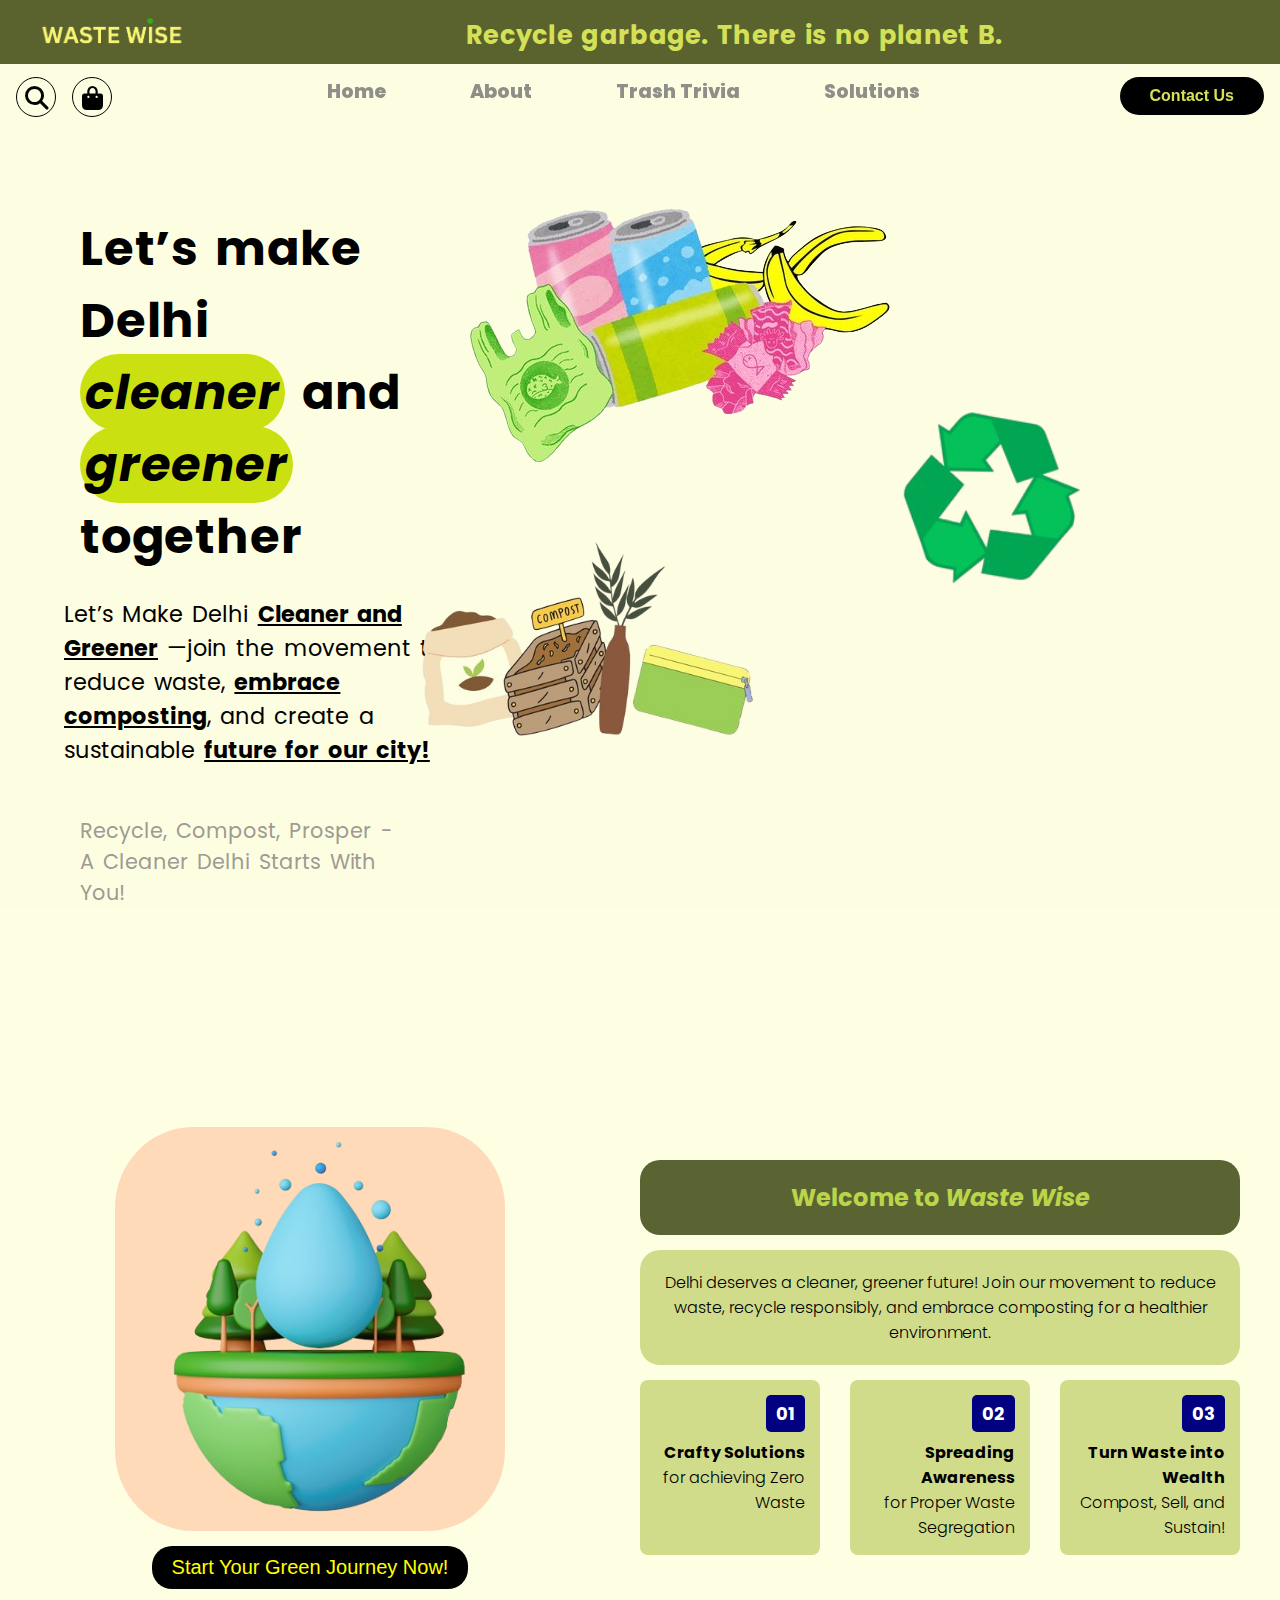
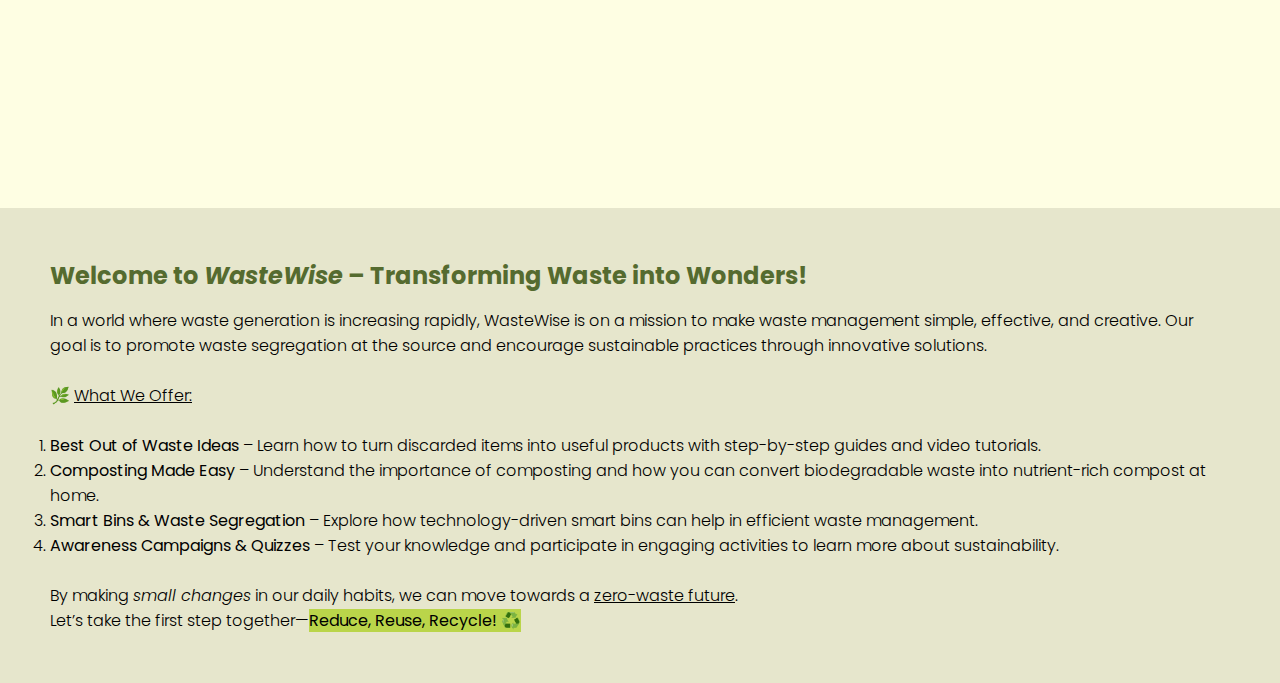
<file: index.html>
<!DOCTYPE html>
<html lang="en">
<head>
    <meta charset="UTF-8">
    <meta name="viewport" content="width=device-width, initial-scale=1.0">
    <title>Home Page</title>
    <link rel="stylesheet" href="style.css">
    <link rel="stylesheet" href=" https://cdnjs.cloudflare.com/ajax/libs/font-awesome/6.7.2/css/all.min.css">

    <script>
        // Add class to body after page loads
        window.addEventListener("load", function () {
            document.body.classList.add("loaded");
        });
    </script>
</head>
<body>
    <header>
        <div class="logo">
            <!-- <i class="fa-solid fa-bars"></i> -->
            <img src="logo1.png" alt="" width="200px" height="90px">
        </div>

       <div class="head">
        
        <a href="#top">
            <h1 id="bott">Recycle garbage. There is no planet B.</h1>
        </a>
       </div>
       
    </header>

    <nav>
        <div class="symbols">
            <div class="symbol sym1">
                <i class="fa-solid fa-magnifying-glass"></i>
            </div>
            <div class="symbol sym2">
                <i class="fa-solid fa-bag-shopping"></i>
            </div>
        </div>

        <div class="link">
            <ul>
                <li><a href="index.html" class="active">Home</a></li>
                <li><a href="about.html">About</a></li>
                <li><a href="https://docs.google.com/forms/d/e/1FAIpQLSeMA3v60vJ390kLMfyKk0k0omPXrsJAoeYrhIhCnzIBp9TL8w/viewform?usp=sharing ">Trash Trivia</a></li>
                <li class="dropdown">
                    <a href="#">Solutions</a>
                    <ul class="dropdown-menu">
                        <li><a href="bestOut.html">Recycle Waste</a></li>
                        <li><a href="composting.html">Composting Tips</a></li>
                        <li><a href="awareness.html">Campaigns</a></li>
                        <li><a href="smart.html">Smart Bins</a></li>
                    </ul>
                </li>
            </ul>
        </div>
       
        <div class="contact">
            <a href="feedback.html"><button class="contact-btn">Contact Us</button></a>
        </div>
    </nav>

    <main>
        <section class="hero">
            <div class="heading">
                <h2>Let’s make Delhi <br/><span class="highlight tracking-in-expand">cleaner</span> and <span class="highlight tracking-in-expand ">greener</span> <br/>together</h2>
            </div>

            <div class="para">
                <p>Let’s Make Delhi <span class="bold">Cleaner and Greener</span> —join the movement to reduce waste, <span class="bold">embrace composting</span>, and create a sustainable <span class="bold">future for our city!</span></p>
            </div>

            <div class="slo">
                <p>Recycle, Compost, Prosper -<br> A Cleaner Delhi Starts With You!</p>
            </div>
        </section>

        <section class="images">
            <div class="img1">
                <img src="trash1.png" alt="Garbage illustration" class="pic1">
            </div>

            <div class="img2">
                <img src="recycle1.png" alt="Compost illustration" class="pic2">
            </div>
            <div class="img3">
                <img src="compost1.png" alt="Recycle symbol" class="pic3">
            </div>
        </section>


        
    </main>

    <div class="container">
        <div class="left-section">
            <img src="preview1.png" alt="">
            <a href="#intro-section"><button class="start-btn">Start Your Green Journey Now!</button></a>
        </div>
        <div class="right-section">
            <h2>Welcome to <i>Waste Wise</i></h2>
            <p class="description">Delhi deserves a cleaner, greener future! Join our movement to reduce waste, recycle
                responsibly, and embrace composting for a healthier environment.</p>
            <div class="info-boxes">
                <div class="info-box">
                    <span class="number">01</span>
                    <span>Crafty Solutions</span> for achieving Zero Waste
                </div>
                <div class="info-box">
                    <span class="number">02</span>
                    <span>Spreading Awareness</span> for Proper Waste Segregation
                </div>
                <div class="info-box">
                    <span class="number">03</span>
                    <span>Turn Waste into Wealth</span> Compost, Sell, and Sustain!
                </div>
            </div>
        </div>
    </div>
    <div id="intro-section" class="intro-section">
        <a href="#bott" id="top">
            <h2>Welcome to <i>WasteWise</i> – Transforming Waste into Wonders!</h2>
        </a>
        <p> In a world where waste generation is increasing rapidly, WasteWise is on a mission to make waste management
            simple, effective, and creative. Our goal is to promote waste segregation at the source and encourage
            sustainable practices through innovative solutions.
            <br><br>
            🌿 <u>What We Offer:</u>
            <br><br>
        <ol>
            <li><b>Best Out of Waste Ideas</b> – Learn how to turn discarded items into useful products with
                step-by-step guides and video tutorials.</li>
            <li><b>Composting Made Easy</b> – Understand the importance of composting and how you can convert
                biodegradable waste into nutrient-rich compost at home.</li>
            <li><b>Smart Bins & Waste Segregation</b> – Explore how technology-driven smart bins can help in efficient
                waste management.</li>
            <li><b>Awareness Campaigns & Quizzes</b> – Test your knowledge and participate in engaging activities to
                learn more about sustainability.</li>
            <br>By making <i>small changes</i> in our daily habits, we can move towards a <u>zero-waste future</u>.<br>
            Let’s take the first step together—<span class="mark"><b>Reduce, Reuse, Recycle! ♻️</b></span></p>
    </div>
</body>
</html>
</file>
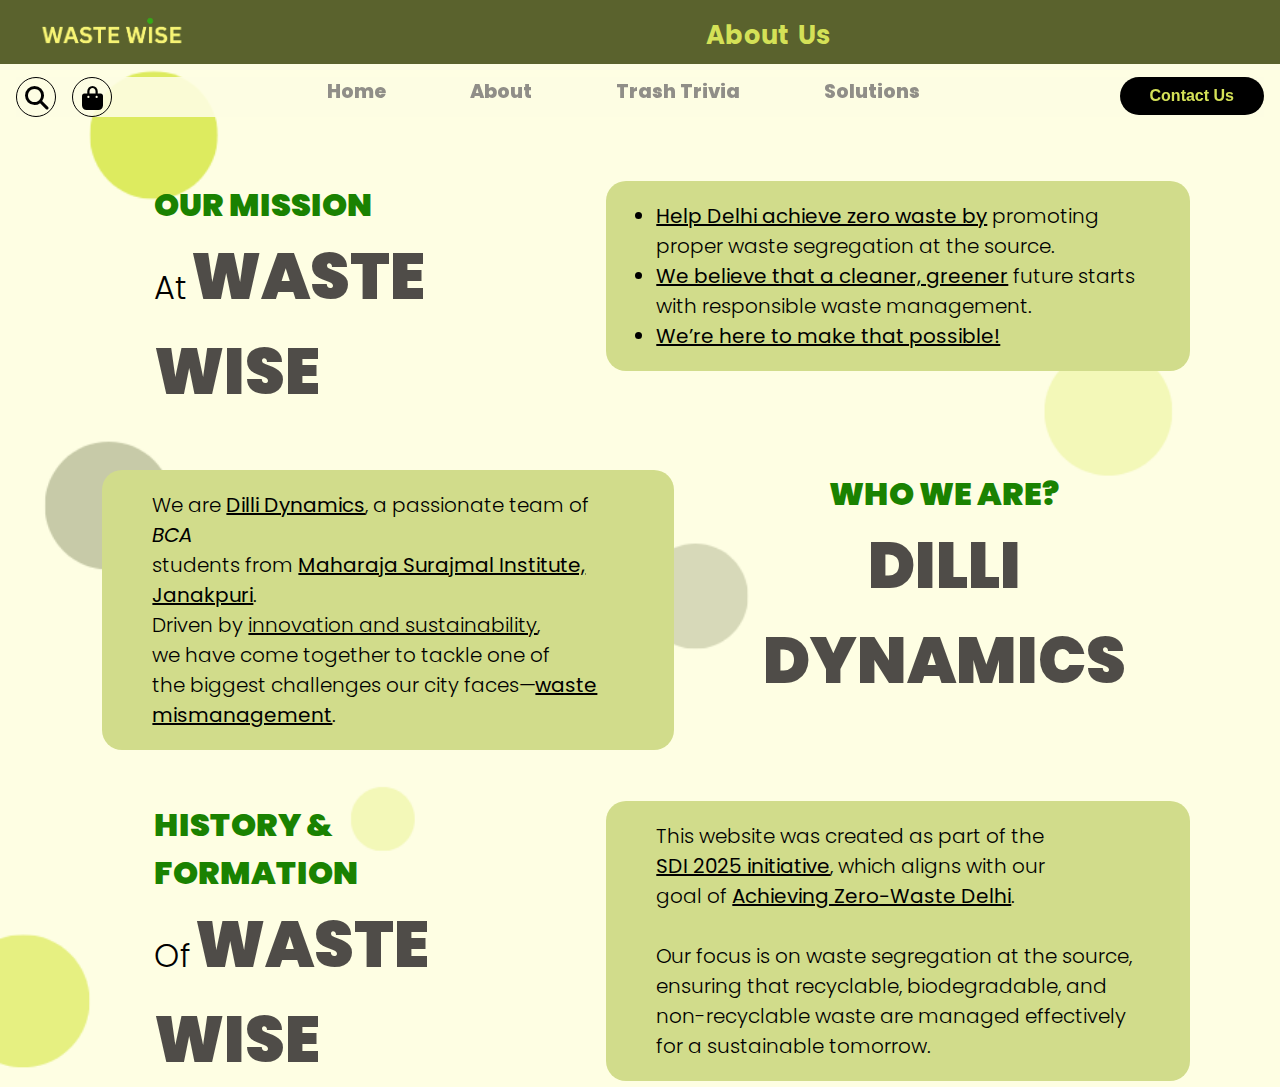
<file: about.html>
<!DOCTYPE html>
<html lang="en">

<head>
    <meta charset="UTF-8">
    <meta name="viewport" content="width=device-width, initial-scale=1.0">
    <title>Waste Wise - Dilli Dynamics</title>
    <link rel="stylesheet" href="about.css">
    <link rel="stylesheet" href=" https://cdnjs.cloudflare.com/ajax/libs/font-awesome/6.7.2/css/all.min.css">
</head>

<body>
    <header>
        <div class="logo">
            <!-- <i class="fa-solid fa-bars"></i> -->
            <img src="logo1.png" alt="" width="200px" height="90px">
        </div>
       <div class="head">
         <h1 id="bott">About Us</h1>
        
       </div>
    </header>

    <nav>
        <div class="symbols">
            <div class="symbol sym1">
                <i class="fa-solid fa-magnifying-glass"></i>
            </div>
            <div class="symbol sym2">
                <i class="fa-solid fa-bag-shopping"></i>
            </div>
        </div>

        <div class="link">
            <ul>
                <li><a href="index.html" class="active">Home</a></li>
                <li><a href="about.html">About</a></li>
                <li><a href="https://docs.google.com/forms/d/e/1FAIpQLSeMA3v60vJ390kLMfyKk0k0omPXrsJAoeYrhIhCnzIBp9TL8w/viewform?usp=sharing ">Trash Trivia</a></li>
                <li class="dropdown">
                    <a href="#">Solutions</a>
                    <ul class="dropdown-menu">
                        <li><a href="bestOut.html">Recycle Waste</a></li>
                        <li><a href="composting.html">Composting Tips</a></li>
                        <li><a href="awareness.html">Campaigns</a></li>
                        <li><a href="smart.html">Smart Bins</a></li>
                    </ul>
                </li>
            </ul>
        </div>
       
        <div class="contact">
            <a href="feedback.html"><button class="contact-btn">Contact Us</button></a>
        </div>
    </nav>

    <!-- <div class="header">
        <h2>About Us</h2>
    </div> -->
    <div class="wrapper">
        <div class="mission">
            <span class="green at">OUR MISSION</span><br> <span class="at">At</span> <span
                class="darkgreen">WASTE<br>WISE</span>
        </div>

        <div class="right-box box1">
            <p>
            <ul>
                <li><b><u>Help Delhi achieve zero waste by</u></b> promoting proper waste segregation at the
                    source.</li>
                <li><b><u>We believe that a cleaner, greener</u></b> future starts with responsible waste
                    management.
                </li>
                <li><b><u>We’re here to make that possible!</u></b></li>
            </ul>
            </p>
        </div>

    </div>


    <div class="wrapper2">
        <div class="left-box box2">
            <p>We are <b><u>Dilli Dynamics</u></b>, a passionate team of <b><i>BCA</i></b><br>
                students from <b><u>Maharaja Surajmal Institute, Janakpuri</u></b>.<br>
                Driven by <u>innovation and sustainability</u>, <br>
                we have come together to tackle one of <br>
                the biggest challenges our city faces—<b><u>waste mismanagement</u></b>.
            </p>
        </div>

        <div class="team box">
            <span class="green at">WHO WE ARE?</span><br><span class="darkgreen">DILLI<br>DYNAMICS</span>
        </div>

    </div>


    <div class="wrapper3">
        <div class="mission">
            <span class="green at">HISTORY & FORMATION</span><br> <span class="at">Of</span> <span
                class="darkgreen">WASTE<br>WISE</span>
        </div>

        <div class="right-box">
            <p>This website was created as part of the<br>
                <b><u>SDI 2025 initiative</u></b>, which aligns with our<br>
                goal of <b><u>Achieving Zero-Waste Delhi</u></b>.
                <br><br>
                Our focus is on waste segregation at the
                source, ensuring that recyclable,
                biodegradable, and non-recyclable waste
                are managed effectively for a sustainable
                tomorrow.
            </p>
        </div>

    </div>

</body>

</html>
</file>
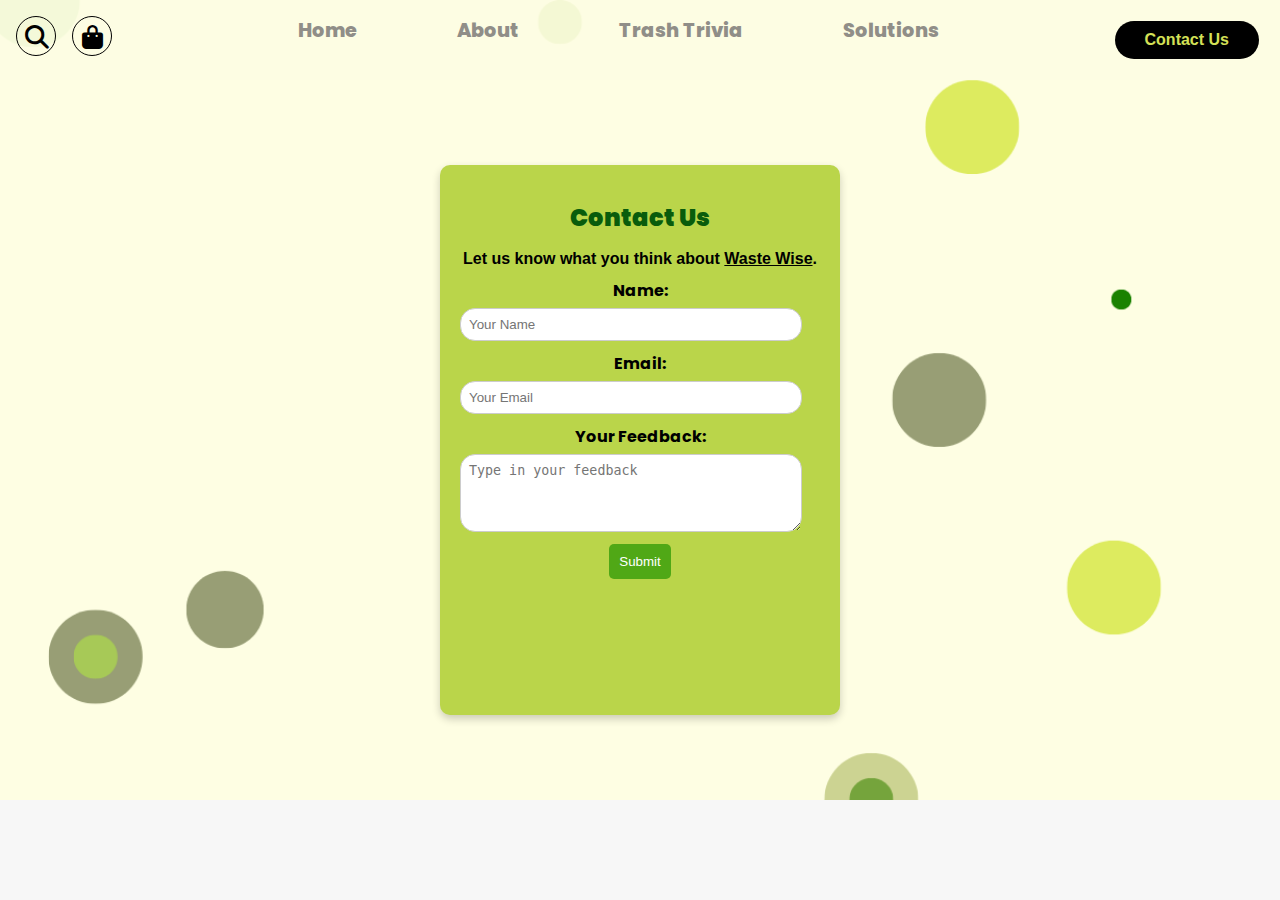
<file: feedback.html>
<!DOCTYPE html>
<html lang="en">
<head>
    <meta charset="UTF-8">
    <meta name="viewport" content="width=device-width, initial-scale=1.0">
    <title>Feedback Form - Waste Wise</title>
    <link rel="stylesheet" href="feedback.css">
    <link rel="stylesheet" href=" https://cdnjs.cloudflare.com/ajax/libs/font-awesome/6.7.2/css/all.min.css">
    <script>
        function showMessage() {
            alert('Thank you for your feedback!');
        }
    </script>
    <link href="https://fonts.googleapis.com/css2?family=Poppins:ital,wght@0,100;0,200;0,300;0,400;0,500;0,600;0,700;0,800;0,900;1,100;1,200;1,300;1,400;1,500;1,600;1,700;1,800;1,900&family=Tajawal:wght@200;300;400;500;700;800;900&display=swap" rel="stylesheet">
</head>
<body>
    <nav>
        <div class="symbols">
            <div class="symbol sym1">
                <i class="fa-solid fa-magnifying-glass"></i>
            </div>
            <div class="symbol sym2">
                <i class="fa-solid fa-bag-shopping"></i>
            </div>
        </div>

        <div class="link">
            <ul>
                <li><a href="index.html" class="active">Home</a></li>
                <li><a href="about.html">About</a></li>
                <li><a href="https://docs.google.com/forms/d/e/1FAIpQLSeMA3v60vJ390kLMfyKk0k0omPXrsJAoeYrhIhCnzIBp9TL8w/viewform?usp=sharing ">Trash Trivia</a></li>
                <li class="dropdown">
                    <a href="#">Solutions</a>
                    <ul class="dropdown-menu">
                        <li><a href="bestOut.html">Recycle Waste</a></li>
                        <li><a href="composting.html">Composting Tips</a></li>
                        <li><a href="awareness.html">Campaigns</a></li>
                        <li><a href="smart.html">Smart Bins</a></li>
                    </ul>
                </li>
            </ul>
        </div>
       
        <div class="contact">
            <button class="contact-btn">Contact Us</button>
        </div>
    </nav>

    <div id="containers">
    <div class="feedback-container">
        <h2>Contact Us</h2>
        <p>Let us know what you think about <u>Waste Wise</u>.</p>
        <form onsubmit="showMessage(); return false;">
            <label for="name">Name:</label>
            <input type="text" id="name" name="name" required placeholder="Your Name">
            
            <label for="email">Email:</label>
            <input type="email" id="email" name="email" required placeholder="Your Email">
            
            <label for="message">Your Feedback:</label>
            <textarea id="message" name="message" rows="4" required placeholder="Type in your feedback"></textarea>
            
            <button type="submit">Submit</button>
        </form>
    </div>
</div>
</body>
</html>
</file>
<file: style.css>
@import url('https://fonts.googleapis.com/css2?family=Poppins:ital,wght@0,100;0,200;0,300;0,400;0,500;0,600;0,700;0,800;0,900;1,100;1,200;1,300;1,400;1,500;1,600;1,700;1,800;1,900&display=swap');

*{
    margin: 0;
    padding: 0;
    box-sizing: border-box;
}

body {
    font-family: "Poppins", serif;
    font-weight: 300;
    font-style: normal;
    background-color: #fdfde2;
    margin: 0;
    padding: 0;
}

.logo{
    display: flex;
    justify-content: space-between;
    margin-left: 1rem;
    height: 20px;
    width: 50px;
}

.logo img{
    margin-left: 1rem;
    /* background-image: linear-gradient(-60deg, #16a085 0%, #f4d03f 100%); */
}

header {
    height: 4rem;
    background-color: #5a622d;
    color: #d4e157;
    /* padding: 5px 5px; */
    text-align: center;
    font-size: 0.8rem;
    word-spacing: 3px;
    letter-spacing: 0.3px;
    display: flex;
}

header .head{
   margin-left: 25rem;
   margin-top: 1rem;
}

h1{
    color: #d4e157; 
}
.symbols{
    display: flex;
    justify-content: space-between;
    margin-right: 1rem;
    gap: 1rem;
}

.symbol i{
    width: 40px;
    height: 40px;
    font-size: 1.5rem;
    border: 0.5px solid black;
    border-radius: 50%;
    text-align: center;
    font-weight: bold;
    padding: 8px;
}

nav{
    display: flex;
    justify-content: space-between;
    margin: 0.8rem 1rem;
    position: sticky;
    top: 0;
    z-index: 1;
    background-color: rgba(253, 253, 226,0.9);
}

nav ul{
    display: flex;
    gap: 5rem;
}
nav ul li{
    list-style: none;
    margin: 0 2px;
}
nav ul li a{
    text-decoration: none;
    font-size: 1.2rem;
    font-weight: 800;
    color: #908e88;
    transition: all 0.5s linear;
}

.contact-btn {
    background-color: black;
    color: #d4e157;
    padding: 10px 30px;
    border: none;
    cursor: pointer;
    font-weight: bold;
    border-radius: 2rem;
    font-size: 1rem;
}

main{
    display: flex;
    margin-top: 1rem;
}

.hero{
    padding: 5rem 0 0 0;
}

.hero h2{
    width: 100%;
    font-size: 3rem;
    margin-bottom: 1.5rem;
    word-spacing: 0.4rem;
    letter-spacing: 0.8px;
    margin-left: 5rem;
}

.para p{
    width: 100%;
    font-size: 1.4rem;
    margin-left: 4rem;
    font-weight: 400;
    word-spacing: 0.2rem;
}

.slo{
    font-size: 1.3rem;
    margin-left: 5rem;
    margin-top: 3rem;
    font-weight: 400;
    word-spacing: 0.2rem;
    color: rgba(144, 142, 136, 0.9);
}
.hero .highlight {
    background-color: #cbe010;
    border-radius: 50px;
    font-style: italic;
    padding: 5px;
}


.bold{
    font-weight: bold;
    text-decoration: underline;
}

.img1{
    width: 50%;
    margin-right: 22rem;
    margin-top: 0.1rem;
}
.pic{
    width: 400px;
    height: auto;
}

.img2{
    width: 200px;
    height: 200px;
    margin-left: 30rem;
    margin-top: -7rem;
    margin-bottom: -15rem;
}

.pic2{
    width: 200px;
    height: 200px;
}

.img3{
    width: 200px;
    height: 200px;
    margin-top: 11rem;;
}

.pic3{
    width: 350px;
    height: 200px;
}

img {
    opacity: 0;
    transition: opacity 2s ease-in-out; /* 2s fade-in effect */
}

/* When the body loads, apply fade-in */
body.loaded img {
    opacity: 1;
}

li a:hover{
    background-color:#5a622d;
    border-radius: 20px;
    color: #cbe010;
    padding: 0.3rem 1.5rem;
}

/* Dropdown Menu */
.dropdown {
    position: relative;
}

.dropdown-menu {
    position: absolute;
    top: 100%;
    left: 0;
    background:  rgba(253, 253, 226,0.1);
    border-radius: 5px;
    /* box-shadow: 0px 4px 6px rgba(0, 0, 0, 0); */
    display: none;
    min-width: 200px;
    padding: 8px 0;
    /* z-index: 100; */
}

.dropdown-menu li {
    list-style: none;
}

.dropdown-menu li a {
    display: block;
    padding: 5px 8px;
    color: black;
    text-decoration: none;
    font-weight: 600;
    transition: background 0.3s linear;
}

.dropdown-menu li a:hover {
    background: #d4e157;
    color: #5a622d;
}

/* Show dropdown on hover */
.dropdown:hover .dropdown-menu {
    display: block;
}


.container {
    display: flex;
    align-items: center;
    justify-content: center;
    height: 100vh;
    background-color: #fefee3;
    padding: 10px;
}

.left-section {
    flex: 1;
    display: flex;
    flex-direction: column;
    align-items: center;
    justify-content: center;
}

.left-section img {
    width: 65%;
    border-radius: 20%;
    background-color: peachpuff;
}

.start-btn {
    margin-top: 15px;
    padding: 10px 20px;
    background-color: black;
    color: yellow;
    border: none;
    font-size: 20px;
    cursor: pointer;
    border-radius: 20px;
}

.right-section {
    flex: 1;
    padding: 30px;
    border-radius: 10px;
}

.right-section h2 {
    text-align: center;
    background-color: #5a6432;
    color: #bad54a;
    padding: 20px;
    border-radius: 20px;
}

.description {
    background-color: #d1dc8b;
    border-radius: 20px;
    text-align: center;
    padding: 20px;
    margin: 15px 0;
    font-size: 16px;
}

.info-boxes {
    display: flex;
    justify-content: space-between;
}

.info-box {
    width: 30%;
    background-color: #d1dc8b;
    padding: 15px;
    border-radius: 8px;
    text-align: right;
}

.info-box span {
    font-weight: bold;
    display: block;
}

.info-box .number {
    font-size: 18px;
    font-weight: bold;
    background-color: navy;
    color: white;
    padding: 5px 10px;
    border-radius: 5px;
    display: inline-block;
    margin-bottom: 8px;
}

.intro-section {
    padding: 50px;
    background-color: #e6e6cc;
    text-align: left;
}

.intro-section h2 {
    color: #556b2f;
    margin-bottom: 15px;
}

a {
    text-decoration: none;
}

.mark {
    background-color: #bad54a;
}

.tracking-in-expand {
	animation: tracking-in-expand 1s cubic-bezier(0.215, 0.610, 0.355, 1.000) both;
	        animation: tracking-in-expand 1s cubic-bezier(0.215, 0.610, 0.355, 1.000) both;
}
 @keyframes tracking-in-expand {
    0% {
      letter-spacing: -0.5em;
      opacity: 0;
    }
    40% {
      opacity: 0.6;
    }
    100% {
      opacity: 1;
    }
  }
  @keyframes tracking-in-expand {
    0% {
      letter-spacing: -0.5em;
      opacity: 0;
    }
    40% {
      opacity: 0.6;
    }
    100% {
      opacity: 1;
    }
  }

  .menu-toggle {
    display: none;
    font-size: 1.8rem;
    cursor: pointer;
}
@media (max-width: 768px) {
    .menu-toggle {
        display: block;
    }
    nav ul {
        display: none;
        flex-direction: column;
        align-items: center;
        text-align: center;
        width: 100%;
        background-color: rgba(253, 253, 226, 0.95);
        position: absolute;
        top: 60px;
        left: 0;
        padding: 10px 0;
    }
    nav ul.active {
        display: flex;
    }
    .hero h2 {
        font-size: 2rem;
    }
}
@media (max-width: 480px) {
    header {
        flex-direction: column;
        text-align: center;
    }
    .hero h2 {
        font-size: 1.8rem;
    }
    .contact-btn {
        font-size: 0.9rem;
        padding: 5px 15px;
    }
}

/* nav ul {
    list-style: none;
    padding: 0;
    margin: 0;
    display: flex;
}

nav ul li {
    margin: 0 15px;
}
nav ul li a {
    text-decoration: none;
    color: rgb(175, 52, 52);
    font-weight: bold;
}
.contact-btn {
    background-color: black;
    color: white;
    padding: 10px 15px;
    border: none;
    cursor: pointer;
    font-weight: bold;
}
.hero {
    text-align: center;
    padding: 50px 20px;
}
.hero .highlight {
    background-color: yellow;
    font-style: italic;
    padding: 5px;
}
.images {
    display: flex;
    justify-content: center;
    gap: 20px;
    margin-top: 20px;
}
.images img {
    width: 300px;
    height: auto;
}*/
</file>
<file: about.css>
@import url("https://fonts.googleapis.com/css2?family=Poppins:ital,wght@0,100;0,200;0,300;0,400;0,500;0,600;0,700;0,800;0,900;1,100;1,200;1,300;1,400;1,500;1,600;1,700;1,800;1,900&display=swap");

* {
  margin: 0;
  padding: 0;
  box-sizing: border-box;
}

body {
  font-family: "Poppins", serif;
  font-weight: 300;
  font-style: normal;
  background-image: url("aboutbg.png");
  background-repeat: no-repeat;
  background-size: cover;
  margin: 0;
  padding: 0;
}

.logo{
    display: flex;
    justify-content: space-between;
    margin-left: 1rem;
    height: 20px;
    width: 50px;
}

.logo img{
    margin-left: 1rem;
    /* background-image: linear-gradient(-60deg, #16a085 0%, #f4d03f 100%); */
}

header {
    height: 4rem;
    background-color: #5a622d;
    color: #d4e157;
    /* padding: 5px 5px; */
    text-align: center;
    font-size: 0.8rem;
    word-spacing: 3px;
    letter-spacing: 0.3px;
    display: flex;
}

header .head{
   margin-left: 40rem;
   margin-top: 1rem;
}

h1 {
  color: #d4e157;
}
.symbols {
  display: flex;
  justify-content: space-between;
  margin-right: 1rem;
  gap: 1rem;
}

.symbol i {
  width: 40px;
  height: 40px;
  font-size: 1.5rem;
  border: 0.5px solid black;
  border-radius: 50%;
  text-align: center;
  font-weight: bold;
  padding: 8px;
}

nav {
  display: flex;
  justify-content: space-between;
  margin: 0.8rem 1rem;
  position: sticky;
  top: 0;
  z-index: 1;
  background-color: rgba(253, 253, 226, 0.9);
}

nav ul {
  display: flex;
  gap: 5rem;
}

nav ul li {
  list-style: none;
  margin: 0 2px;
}

nav ul li a {
  text-decoration: none;
  font-size: 1.2rem;
  font-weight: 800;
  color: #908e88;
  transition: all 0.5s linear;
}

.contact-btn {
  background-color: black;
  color: #d4e157;
  padding: 10px 30px;
  border: none;
  cursor: pointer;
  font-weight: bold;
  border-radius: 2rem;
  font-size: 1rem;
}
/* Dropdown Menu */
.dropdown {
  position: relative;
}

.dropdown-menu {
  position: absolute;
  top: 100%;
  left: 0;
  background: rgba(253, 253, 226, 0.1);
  border-radius: 5px;
  /* box-shadow: 0px 4px 6px rgba(0, 0, 0, 0); */
  display: none;
  min-width: 200px;
  padding: 8px 0;
  /* z-index: 100; */
}

.dropdown-menu li {
  list-style: none;
}

.dropdown-menu li a {
  display: block;
  padding: 5px 8px;
  color: black;
  text-decoration: none;
  font-weight: 600;
  transition: background 0.3s linear;
}

.dropdown-menu li a:hover {
  background: #d4e157;
  color: #5a622d;
}

/* Show dropdown on hover */
.dropdown:hover .dropdown-menu {
  display: block;
}

.wrapper,
.wrapper2,
.wrapper3 {
  width: 100%;
  display: flex;
  justify-content: space-between;
}

.right-box:hover,
.left-box:hover {
  transform: scale(1.05);
}

.right-box,
.left-box {
  width: 70%;
  height: 20%;
  background-color: #d1dc8b;
  border-radius: 20px;
  padding: 20px 50px;
  margin-top: 4%;
  margin-left: 8%;
  margin-right: 7%;
  font-size: 20px;
  transition: transform 0.3s ease-out;
}

.mission {
  width: 45%;
  height: 20%;
  margin-top: 4%;
  margin-left: 12%;
}

.green {
  color: #1a8201;
  font-weight: 900;
}

.darkgreen {
  color: rgba(35, 31, 32, 0.8);
  font-weight: 900;
  font-size: 4rem;
}

.at {
  font-size: 2rem;
}

.team {
  width: 45%;
  height: 20%;
  margin-top: 4%;
  margin-right: 12%;
  text-align: center;
}
</file>
<file: feedback.css>
@import url('https://fonts.googleapis.com/css2?family=Poppins:ital,wght@0,100;0,200;0,300;0,400;0,500;0,600;0,700;0,800;0,900;1,100;1,200;1,300;1,400;1,500;1,600;1,700;1,800;1,900&display=swap');

*{
    margin: 0;
    padding: 0;
    box-sizing: border-box;
}

body {
    font-family: "Poppins", serif;
    font-weight: 900;
    font-style: normal;
    background-color: #f7f7f7;
    margin: 0;
    background-image: url('background.png');
    background-repeat: no-repeat;
    background-size: cover;
    /* background-color: #fefee3; */
    
}

#containers{
    display: flex;
    justify-content: center;
    align-items: center;
    height: 80vh;
}

.feedback-container {
    background:#bad54a;
    padding: 20px;
    border-radius: 10px;
    box-shadow: 0 4px 8px rgba(0, 0, 0, 0.2);
    width: 400px;
    height:550px;
    text-align: center;
    animation: fadeIn 1s ease-in-out;
}

h2 {
    color: #095c0c;
    font-weight: 900;
    padding:15px;
}
p{
    font-family: Verdana, Geneva, Tahoma, sans-serif;
}

label {
    display: block;
    margin: 10px 0 5px;
    font-weight: bold;
}

input, textarea {
    width: 95%;
    padding: 8px;
    margin-right: 80px;
    border: 1px solid #ccc;
    border-radius: 15px;
}
input:hover, textarea:hover {
    background-color:#f5f599 ;
}
.contact-container {
    background: white;
    padding: 20px;
    border-radius: 10px;
    box-shadow: 0 4px 8px rgba(0, 0, 0, 0.2);
    width: 90%;
    max-width: 400px;
    text-align: center;
    animation: fadeIn 1s ease-in-out;
}
.contact-info {
    margin-top: 20px;
}

.contact-info h3 {
    color: #095c0c;
}

.contact-info p a {
    color: #bad54a;
    text-decoration: none;
}

.contact-info p a:hover {
    text-decoration: underline;
}
button {
    background-color:#50a816 ;
    color: white;
    padding: 10px;
    border: none;
    margin:5px;
    border-radius: 5px;
    cursor: pointer;
    transition: background 0.3s;
}

button:hover {
    background-color:#095c0c ;
}

.symbols{
    display: flex;
    justify-content: space-around;
    margin-right: 1rem;
    gap: 1rem;
}

.symbol i{
    width: 40px;
    height: 40px;
    font-size: 1.5rem;
    border: 0.5px solid black;
    border-radius: 50%;
    text-align: center;
    font-weight: bold;
    padding: 8px;
}

nav{
    display: flex;
    justify-content: space-between;
    background-color: rgba(253, 253, 226,0.9);
    width: 100%;
    padding: 1rem 1rem;
}

nav ul{
    display: flex;
    gap: 5rem;
}
nav ul li{
    list-style: none;
    margin: 0 10px;
}
nav ul li a{
    text-decoration: none;
    font-size: 1.2rem;
    font-weight: 800;
    color: #908e88;
    transition: all 0.5s linear;
}

.contact-btn {
    background-color: black;
    color: #d4e157;
    padding: 10px 30px;
    border: none;
    cursor: pointer;
    font-weight: bold;
    border-radius: 2rem;
    font-size: 1rem;
}

/* Dropdown Menu */
.dropdown {
    position: relative;
}

.dropdown-menu {
    position: absolute;
    top: 100%;
    left: 0;
    background:  rgba(253, 253, 226,0.1);
    border-radius: 5px;
    /* box-shadow: 0px 4px 6px rgba(0, 0, 0, 0); */
    display: none;
    min-width: 200px;
    padding: 8px 0;
    /* z-index: 100; */
}

.dropdown-menu li {
    list-style: none;
}

.dropdown-menu li a {
    display: block;
    padding: 5px 8px;
    color: black;
    text-decoration: none;
    font-weight: 600;
    transition: background 0.3s linear;
}

.dropdown-menu li a:hover {
    background: #d4e157;
    color: #5a622d;
}

/* Show dropdown on hover */
.dropdown:hover .dropdown-menu {
    display: block;
}

@keyframes fadeIn {
    from {
        opacity: 0;
        transform: translateY(-10px);
    }
    to {
        opacity: 1;
        transform: translateY(0);
    }
}
</file>
